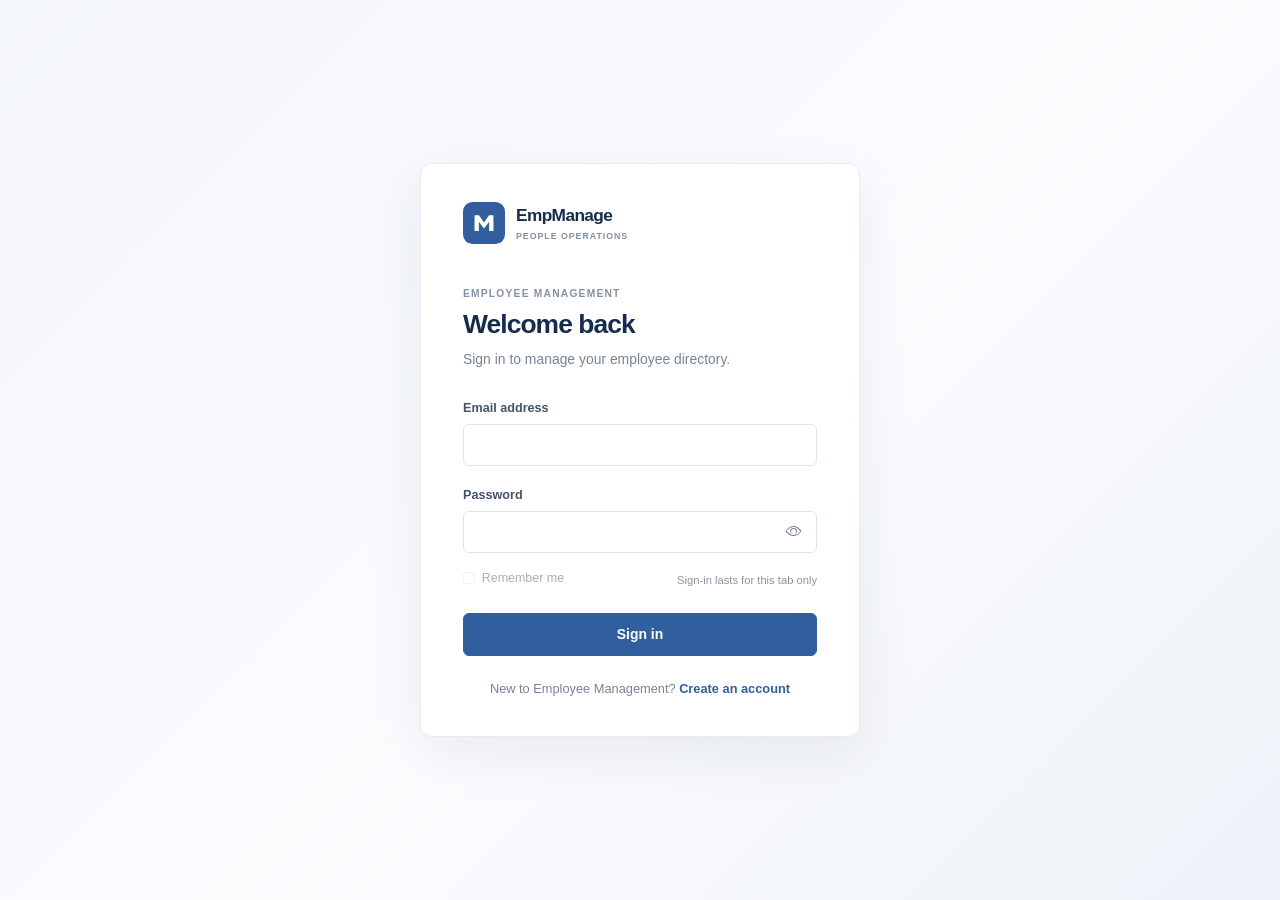
<file: EmployeeManagement.UI/index.html>
<!doctype html>
<html lang="en">
<head>
  <meta charset="utf-8">
  <meta name="viewport" content="width=device-width, initial-scale=1">
  <meta name="description" content="Employee administration dashboard">
  <title>Employee Management | EmpManage</title>
  <link href="https://cdn.jsdelivr.net/npm/bootstrap@5.3.3/dist/css/bootstrap.min.css" rel="stylesheet">
  <link href="https://cdn.jsdelivr.net/npm/bootstrap-icons@1.11.3/font/bootstrap-icons.min.css" rel="stylesheet">
  <link href="css/style.css" rel="stylesheet">
</head>
<body>
  <header class="topbar">
    <div class="container-fluid topbar-inner">
      <a class="brand" href="#" aria-label="EmpManage home">
        <img src="assets/brand-mark.svg" alt="" width="34" height="34">
        <span>EmpManage<span class="brand-sub">PEOPLE OPERATIONS</span></span>
      </a>
      <div class="topbar-user">
        <span class="user-avatar" id="userAvatar">U</span>
        <span class="user-label" id="userLabel">Employee Management user</span>
        <button class="btn btn-outline-secondary btn-sm ms-2" id="logoutButton" type="button">Log out</button>
      </div>
    </div>
  </header>

  <main class="container-fluid dashboard">
    <nav aria-label="Breadcrumb" class="breadcrumb-line">
      <span>People</span><i class="bi bi-chevron-right" aria-hidden="true"></i><strong>Employees</strong>
    </nav>

    <section class="page-heading" aria-labelledby="page-title">
      <div>
        <p class="eyebrow">PEOPLE DIRECTORY</p>
        <h1 id="page-title">Employee management</h1>
        <p class="page-description">Manage employee records and keep your directory up to date.</p>
      </div>
      <button class="btn btn-primary" id="addEmployeeButton" type="button">
        <i class="bi bi-plus-lg me-2" aria-hidden="true"></i>Add employee
      </button>
    </section>

    <section class="card directory-card" aria-label="Employee directory">
      <div class="directory-toolbar">
        <div>
          <h2 class="section-title">All employees <span class="count-badge" id="employeeCount">—</span></h2>
          <p class="section-subtitle">A list of everyone currently in your organisation.</p>
        </div>
        <div class="search-wrap">
          <label class="visually-hidden" for="employeeSearch">Search employees by name or email</label>
          <i class="bi bi-search search-icon" aria-hidden="true"></i>
          <input class="form-control" id="employeeSearch" type="search" placeholder="Search name or email">
          <span class="search-shortcut" aria-hidden="true">⌘ K</span>
        </div>
      </div>

      <div class="table-responsive">
        <table class="table employee-table align-middle mb-0">
          <thead>
            <tr>
              <th scope="col">ID</th>
              <th scope="col">Employee</th>
              <th scope="col">Mobile number</th>
              <th scope="col">Department</th>
              <th scope="col">Designation</th>
              <th scope="col" class="text-end">Actions</th>
            </tr>
          </thead>
          <tbody id="employeeTableBody"></tbody>
        </table>
      </div>
      <div class="table-message d-none" id="tableMessage" role="status"></div>
      <div class="table-loading d-none" id="tableLoading" role="status">
        <span class="spinner-border spinner-border-sm" aria-hidden="true"></span>
        <span>Loading employees…</span>
      </div>
    </section>
  </main>

  <div class="modal fade" id="employeeModal" tabindex="-1" aria-labelledby="employeeModalTitle" aria-hidden="true">
    <div class="modal-dialog modal-dialog-centered">
      <div class="modal-content">
        <form id="employeeForm" novalidate>
          <div class="modal-header">
            <div>
              <p class="eyebrow mb-1">EMPLOYEE RECORD</p>
              <h2 class="modal-title fs-5" id="employeeModalTitle">Add employee</h2>
            </div>
            <button type="button" class="btn-close" data-bs-dismiss="modal" aria-label="Close"></button>
          </div>
          <div class="modal-body">
            <input id="employeeId" type="hidden">
            <div class="mb-3">
              <label class="form-label" for="employeeName">Employee name <span class="required-mark">*</span></label>
              <input class="form-control" id="employeeName" name="name" type="text" minlength="2" maxlength="250" required>
              <div class="invalid-feedback">Enter a name of at least 2 characters.</div>
            </div>
            <div class="mb-3">
              <label class="form-label" for="employeeEmail">Email address <span class="required-mark">*</span></label>
              <input class="form-control" id="employeeEmail" name="email" type="email" maxlength="250" required>
              <div class="invalid-feedback">Enter a valid email address.</div>
            </div>
            <div class="mb-3">
              <label class="form-label" for="employeeMobile">Mobile number <span class="required-mark">*</span></label>
              <input class="form-control" id="employeeMobile" name="mobileNo" type="tel" inputmode="numeric" pattern="[0-9]{10}" maxlength="10" required>
              <div class="invalid-feedback">Enter exactly 10 digits.</div>
            </div>
            <div class="row g-3">
              <div class="col-sm-6">
                <label class="form-label" for="employeeDepartment">Department <span class="required-mark">*</span></label>
                <input class="form-control" id="employeeDepartment" name="department" type="text" maxlength="250" required>
                <div class="invalid-feedback">Enter a department.</div>
              </div>
              <div class="col-sm-6">
                <label class="form-label" for="employeeDesignation">Designation <span class="required-mark">*</span></label>
                <input class="form-control" id="employeeDesignation" name="designation" type="text" maxlength="250" required>
                <div class="invalid-feedback">Enter a designation.</div>
              </div>
            </div>
            <div class="alert alert-danger d-none mt-3 mb-0" id="formError" role="alert"></div>
          </div>
          <div class="modal-footer">
            <button type="button" class="btn btn-light" data-bs-dismiss="modal">Cancel</button>
            <button type="submit" class="btn btn-primary" id="saveEmployeeButton">
              <span class="button-label">Save employee</span>
              <span class="spinner-border spinner-border-sm d-none" aria-hidden="true"></span>
            </button>
          </div>
        </form>
      </div>
    </div>
  </div>

  <div class="modal fade" id="deleteModal" tabindex="-1" aria-labelledby="deleteModalTitle" aria-hidden="true">
    <div class="modal-dialog modal-dialog-centered modal-sm">
      <div class="modal-content">
        <div class="modal-header">
          <h2 class="modal-title fs-5" id="deleteModalTitle">Delete employee?</h2>
          <button type="button" class="btn-close" data-bs-dismiss="modal" aria-label="Close"></button>
        </div>
        <div class="modal-body">
          <p class="mb-0">This employee will be removed from the active directory. This action cannot be undone.</p>
          <div class="alert alert-danger d-none mt-3 mb-0" id="deleteError" role="alert"></div>
        </div>
        <div class="modal-footer">
          <button type="button" class="btn btn-light" data-bs-dismiss="modal">Cancel</button>
          <button type="button" class="btn btn-danger" id="confirmDeleteButton">
            <span class="button-label">Delete employee</span>
            <span class="spinner-border spinner-border-sm d-none" aria-hidden="true"></span>
          </button>
        </div>
      </div>
    </div>
  </div>

  <div class="toast-container position-fixed bottom-0 end-0 p-3">
    <div class="toast" id="appToast" role="status" aria-live="polite" aria-atomic="true">
      <div class="toast-header">
        <span class="toast-indicator me-2"></span>
        <strong class="me-auto" id="toastTitle">Notice</strong>
        <button type="button" class="btn-close" data-bs-dismiss="toast" aria-label="Close"></button>
      </div>
      <div class="toast-body" id="toastMessage"></div>
    </div>
  </div>

  <script src="https://code.jquery.com/jquery-3.7.1.min.js"></script>
  <script src="https://cdn.jsdelivr.net/npm/bootstrap@5.3.3/dist/js/bootstrap.bundle.min.js"></script>
  <script src="js/auth.js"></script>
  <script src="js/employee.js"></script>
</body>
</html>
</file>
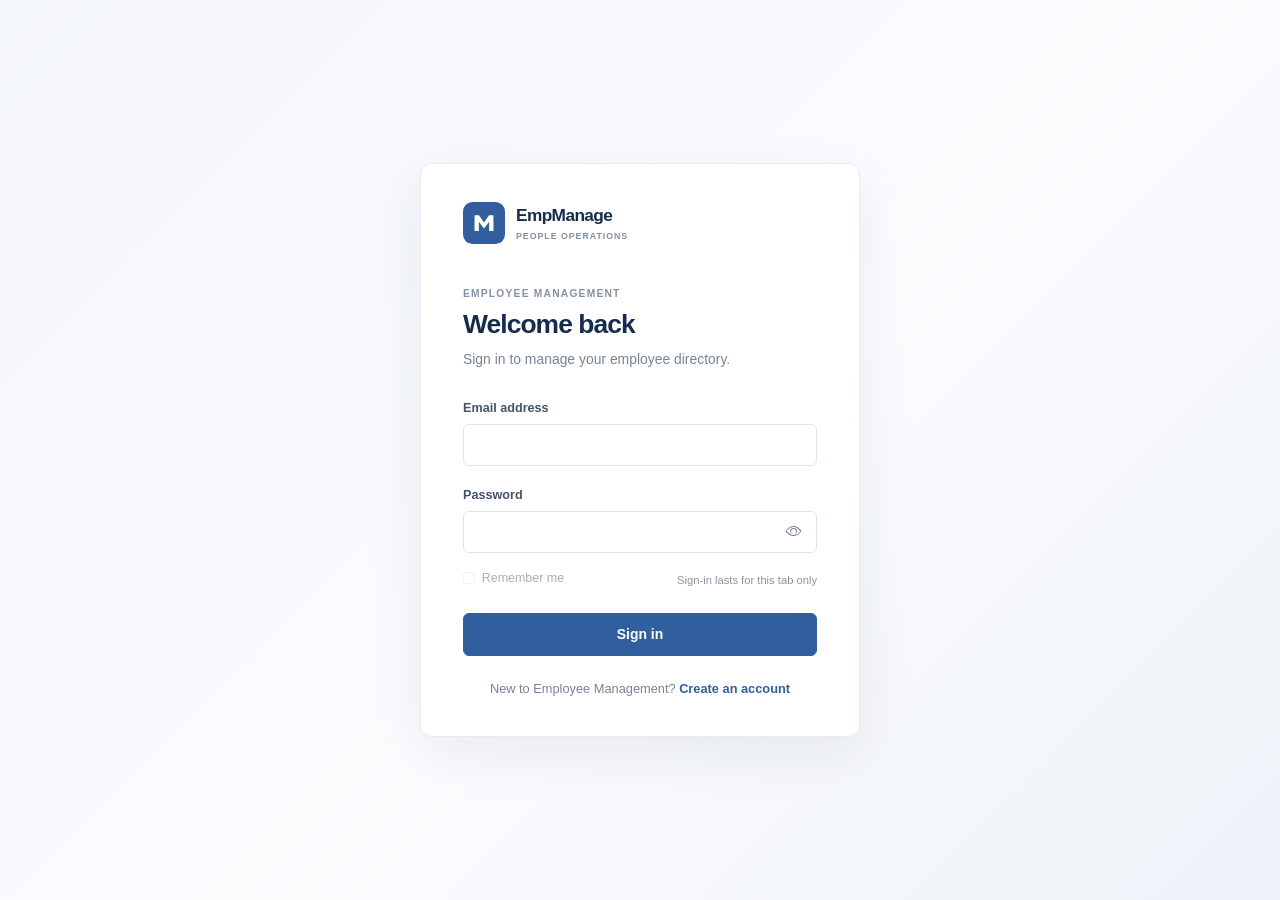
<file: EmployeeManagement.UI/login.html>
<!doctype html>
<html lang="en">
<head>
  <meta charset="utf-8">
  <meta name="viewport" content="width=device-width, initial-scale=1">
  <meta name="description" content="Sign in to Employee Management">
  <title>Sign in | Employee Management</title>
  <link href="https://cdn.jsdelivr.net/npm/bootstrap@5.3.3/dist/css/bootstrap.min.css" rel="stylesheet">
  <link href="https://cdn.jsdelivr.net/npm/bootstrap-icons@1.11.3/font/bootstrap-icons.min.css" rel="stylesheet">
  <link href="css/auth.css" rel="stylesheet">
</head>
<body>
  <main class="auth-shell">
    <section class="auth-card" aria-labelledby="loginTitle">
      <a class="auth-brand" href="login.html">
        <img src="assets/brand-mark.svg" alt="" width="42" height="42">
        <span>EmpManage<span class="brand-sub">PEOPLE OPERATIONS</span></span>
      </a>
      <div class="auth-heading">
        <p class="eyebrow">EMPLOYEE MANAGEMENT</p>
        <h1 id="loginTitle">Welcome back</h1>
        <p>Sign in to manage your employee directory.</p>
      </div>
      <form id="loginForm" novalidate>
        <div class="mb-3">
          <label class="form-label" for="loginEmail">Email address</label>
          <input class="form-control" id="loginEmail" name="email" type="email" maxlength="250" autocomplete="username" required>
          <div class="invalid-feedback">Enter a valid email address.</div>
        </div>
        <div class="mb-3">
          <label class="form-label" for="loginPassword">Password</label>
          <div class="password-field">
            <input class="form-control" id="loginPassword" name="password" type="password" maxlength="128" autocomplete="current-password" required>
            <button class="password-toggle" type="button" data-toggle-password="loginPassword" aria-label="Show password"><i class="bi bi-eye" aria-hidden="true"></i></button>
            <div class="invalid-feedback">Enter your password.</div>
          </div>
        </div>
        <div class="auth-options">
          <label class="form-check">
            <input class="form-check-input" type="checkbox" disabled>
            <span class="form-check-label">Remember me</span>
          </label>
          <span class="session-note">Sign-in lasts for this tab only</span>
        </div>
        <div class="alert alert-danger d-none" id="loginError" role="alert"></div>
        <button class="btn btn-primary w-100 auth-submit" id="loginButton" type="submit">
          <span class="button-label">Sign in</span>
          <span class="spinner-border spinner-border-sm d-none" aria-hidden="true"></span>
        </button>
      </form>
      <p class="auth-switch">New to Employee Management? <a href="register.html">Create an account</a></p>
    </section>
  </main>
  <script src="https://code.jquery.com/jquery-3.7.1.min.js"></script>
  <script src="js/auth.js"></script>
</body>
</html>
</file>
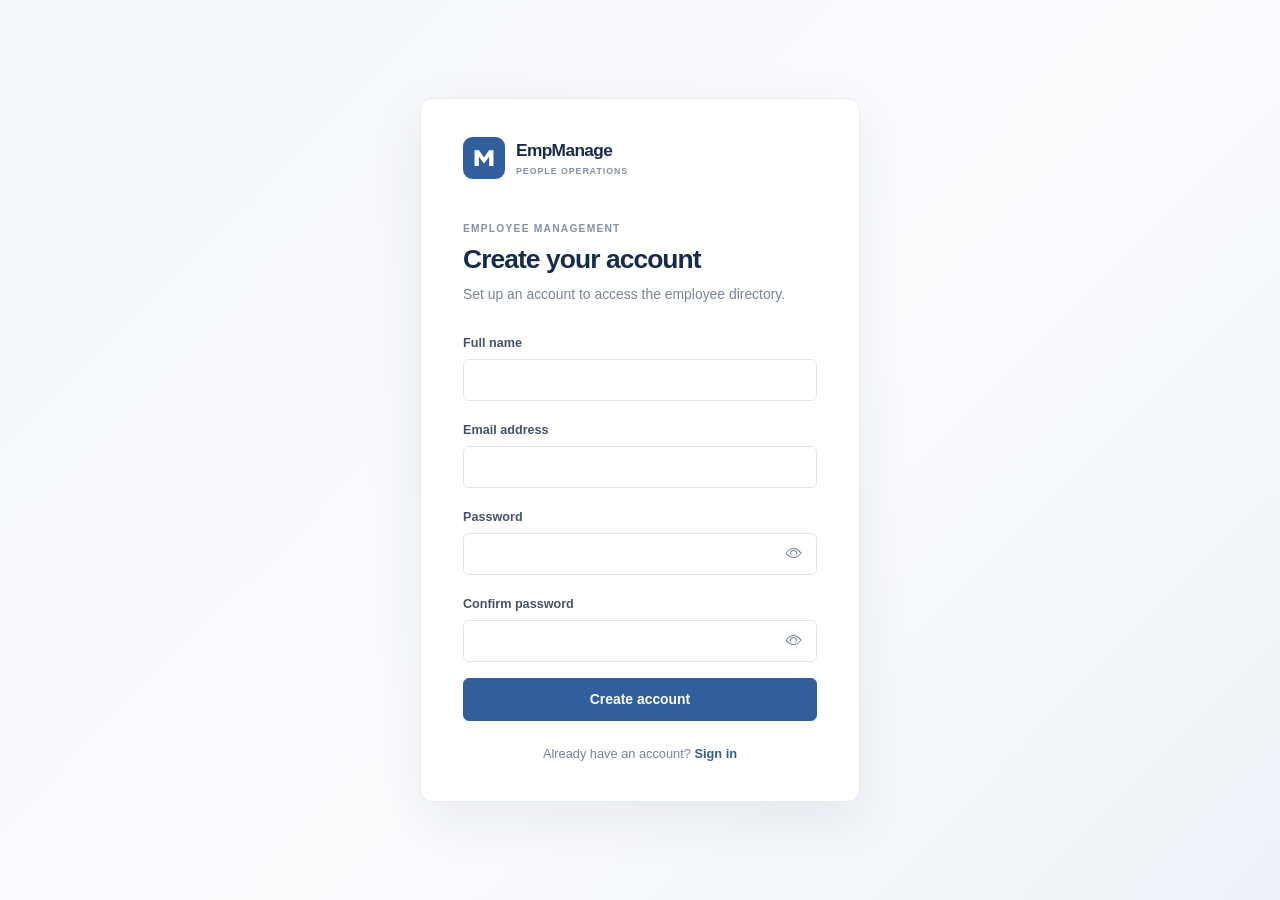
<file: EmployeeManagement.UI/register.html>
<!doctype html>
<html lang="en">
<head>
  <meta charset="utf-8">
  <meta name="viewport" content="width=device-width, initial-scale=1">
  <meta name="description" content="Create an Employee Management account">
  <title>Create account | Employee Management</title>
  <link href="https://cdn.jsdelivr.net/npm/bootstrap@5.3.3/dist/css/bootstrap.min.css" rel="stylesheet">
  <link href="https://cdn.jsdelivr.net/npm/bootstrap-icons@1.11.3/font/bootstrap-icons.min.css" rel="stylesheet">
  <link href="css/auth.css" rel="stylesheet">
</head>
<body>
  <main class="auth-shell">
    <section class="auth-card" aria-labelledby="registerTitle">
      <a class="auth-brand" href="login.html">
        <img src="assets/brand-mark.svg" alt="" width="42" height="42">
        <span>EmpManage<span class="brand-sub">PEOPLE OPERATIONS</span></span>
      </a>
      <div class="auth-heading">
        <p class="eyebrow">EMPLOYEE MANAGEMENT</p>
        <h1 id="registerTitle">Create your account</h1>
        <p>Set up an account to access the employee directory.</p>
      </div>
      <form id="registerForm" novalidate>
        <div class="mb-3">
          <label class="form-label" for="registerFullName">Full name</label>
          <input class="form-control" id="registerFullName" name="fullName" type="text" minlength="2" maxlength="150" autocomplete="name" required>
          <div class="invalid-feedback">Enter your full name (at least 2 characters).</div>
        </div>
        <div class="mb-3">
          <label class="form-label" for="registerEmail">Email address</label>
          <input class="form-control" id="registerEmail" name="email" type="email" maxlength="250" autocomplete="email" required>
          <div class="invalid-feedback">Enter a valid email address.</div>
        </div>
        <div class="mb-3">
          <label class="form-label" for="registerPassword">Password</label>
          <div class="password-field">
            <input class="form-control" id="registerPassword" name="password" type="password" minlength="8" maxlength="128" autocomplete="new-password" pattern="(?=.*[a-z])(?=.*[A-Z])(?=.*\d)(?=.*[^A-Za-z\d]).{8,128}" required>
            <button class="password-toggle" type="button" data-toggle-password="registerPassword" aria-label="Show password"><i class="bi bi-eye" aria-hidden="true"></i></button>
            <div class="invalid-feedback">Use 8+ characters with uppercase, lowercase, a number, and a special character.</div>
          </div>
        </div>
        <div class="mb-3">
          <label class="form-label" for="confirmPassword">Confirm password</label>
          <div class="password-field">
            <input class="form-control" id="confirmPassword" name="confirmPassword" type="password" minlength="8" maxlength="128" autocomplete="new-password" required>
            <button class="password-toggle" type="button" data-toggle-password="confirmPassword" aria-label="Show password"><i class="bi bi-eye" aria-hidden="true"></i></button>
            <div class="invalid-feedback">Passwords must match.</div>
          </div>
        </div>
        <div class="alert alert-danger d-none" id="registerError" role="alert"></div>
        <div class="alert alert-success d-none" id="registerSuccess" role="status"></div>
        <button class="btn btn-primary w-100 auth-submit" id="registerButton" type="submit">
          <span class="button-label">Create account</span>
          <span class="spinner-border spinner-border-sm d-none" aria-hidden="true"></span>
        </button>
      </form>
      <p class="auth-switch">Already have an account? <a href="login.html">Sign in</a></p>
    </section>
  </main>
  <script src="https://code.jquery.com/jquery-3.7.1.min.js"></script>
  <script src="js/auth.js"></script>
</body>
</html>
</file>
<file: EmployeeManagement.UI/css/style.css>
:root {
  --navy: #172b4d;
  --ink: #26364b;
  --muted: #778397;
  --line: #e7ebf0;
  --canvas: #f6f8fb;
  --blue: #315f9e;
}

body {
  min-width: 320px;
  background: var(--canvas);
  color: var(--ink);
  font-family: Inter, -apple-system, BlinkMacSystemFont, "Segoe UI", sans-serif;
  font-size: 0.9rem;
}

.topbar {
  height: 66px;
  background: #fff;
  border-bottom: 1px solid var(--line);
}

.topbar-inner {
  height: 100%;
  display: flex;
  align-items: center;
  justify-content: space-between;
  padding: 0 34px;
}

.brand {
  display: inline-flex;
  align-items: center;
  gap: 10px;
  color: var(--navy);
  font-size: 1.03rem;
  font-weight: 700;
  letter-spacing: -0.035em;
  text-decoration: none;
}

.brand-sub {
  display: block;
  margin-top: 1px;
  color: #8290a2;
  font-size: 0.55rem;
  font-weight: 600;
  letter-spacing: 0.11em;
}

.topbar-user {
  display: flex;
  align-items: center;
  gap: 10px;
  color: #4a586b;
  font-size: 0.82rem;
  font-weight: 500;
}

.user-avatar {
  display: grid;
  width: 32px;
  height: 32px;
  place-items: center;
  border-radius: 50%;
  background: #eaf0f8;
  color: var(--blue);
  font-size: 0.71rem;
  font-weight: 700;
}

.dashboard {
  max-width: 1440px;
  padding: 27px 38px 40px;
}

.breadcrumb-line {
  display: flex;
  align-items: center;
  gap: 10px;
  color: #8591a2;
  font-size: 0.78rem;
}

.breadcrumb-line i {
  font-size: 0.62rem;
}

.breadcrumb-line strong {
  color: #43536a;
  font-weight: 500;
}

.page-heading {
  display: flex;
  justify-content: space-between;
  align-items: flex-end;
  gap: 20px;
  margin: 31px 0 25px;
}

.eyebrow {
  margin: 0 0 7px;
  color: #8592a4;
  font-size: 0.64rem;
  font-weight: 700;
  letter-spacing: 0.12em;
}

h1 {
  margin: 0;
  color: var(--navy);
  font-size: clamp(1.45rem, 3vw, 1.75rem);
  font-weight: 650;
  letter-spacing: -0.035em;
}

.page-description {
  margin: 7px 0 0;
  color: var(--muted);
  font-size: 0.87rem;
}

.btn {
  min-height: 38px;
  padding: 0.48rem 0.9rem;
  border-radius: 5px;
  font-size: 0.82rem;
  font-weight: 550;
}

.btn-primary {
  border-color: var(--blue);
  background: var(--blue);
}

.btn-primary:hover,
.btn-primary:focus-visible {
  border-color: #244b80;
  background: #244b80;
}

.directory-card {
  overflow: hidden;
  border: 1px solid var(--line);
  border-radius: 7px;
  box-shadow: 0 2px 6px rgb(25 42 70 / 3%);
}

.directory-toolbar {
  display: flex;
  align-items: center;
  justify-content: space-between;
  gap: 18px;
  padding: 19px 22px;
}

.section-title {
  display: flex;
  align-items: center;
  gap: 10px;
  margin: 0;
  color: #293a52;
  font-size: 0.95rem;
  font-weight: 650;
}

.section-subtitle {
  margin: 5px 0 0;
  color: #8490a0;
  font-size: 0.77rem;
}

.count-badge {
  display: inline-flex;
  min-width: 24px;
  height: 21px;
  justify-content: center;
  align-items: center;
  padding: 0 6px;
  border-radius: 10px;
  background: #eff3f8;
  color: #566984;
  font-size: 0.7rem;
  font-weight: 600;
}

.search-wrap {
  position: relative;
  width: min(100%, 290px);
}

.search-wrap .form-control {
  height: 37px;
  padding: 0.45rem 47px 0.45rem 34px;
  border-color: #e1e6ed;
  border-radius: 5px;
  font-size: 0.79rem;
}

.search-wrap .form-control:focus,
.form-control:focus {
  border-color: #91abd0;
  box-shadow: 0 0 0 0.18rem rgb(49 95 158 / 12%);
}

.search-icon {
  position: absolute;
  z-index: 1;
  top: 10px;
  left: 12px;
  color: #8793a3;
  font-size: 0.82rem;
}

.search-shortcut {
  position: absolute;
  top: 9px;
  right: 10px;
  color: #9aa4b1;
  font-size: 0.67rem;
}

.employee-table thead th {
  height: 42px;
  padding: 0.7rem 0.9rem;
  border-top: 1px solid var(--line);
  border-bottom: 1px solid var(--line);
  background: #fafbfd;
  color: #778396;
  font-size: 0.68rem;
  font-weight: 650;
  letter-spacing: 0.025em;
  text-transform: uppercase;
  white-space: nowrap;
}

.employee-table tbody td {
  padding: 0.82rem 0.9rem;
  border-bottom-color: #edf0f4;
  color: #4a586a;
  font-size: 0.8rem;
  white-space: nowrap;
}

.employee-table tbody tr:last-child td {
  border-bottom: 0;
}

.employee-cell {
  display: flex;
  align-items: center;
  gap: 10px;
}

.employee-avatar {
  display: grid;
  flex: 0 0 34px;
  width: 34px;
  height: 34px;
  place-items: center;
  border-radius: 50%;
  background: #edf2f8;
  color: #4d6687;
  font-size: 0.68rem;
  font-weight: 650;
}

.employee-name {
  color: #293a52;
  font-size: 0.81rem;
  font-weight: 600;
}

.employee-email {
  margin-top: 2px;
  color: #8792a2;
  font-size: 0.73rem;
}

.action-buttons {
  display: flex;
  justify-content: flex-end;
  gap: 4px;
}

.action-button {
  display: inline-grid;
  width: 31px;
  height: 31px;
  place-items: center;
  padding: 0;
  border: 0;
  border-radius: 5px;
  background: transparent;
  color: #748197;
}

.action-button:hover {
  background: #f0f3f7;
  color: var(--blue);
}

.action-button.delete:hover {
  background: #fff0ef;
  color: #bd4d46;
}

.table-message,
.table-loading {
  padding: 38px 20px;
  color: #798698;
  text-align: center;
  font-size: 0.83rem;
}

.table-loading {
  display: flex;
  align-items: center;
  justify-content: center;
  gap: 10px;
}

.table-loading:not(.d-none) {
  display: flex !important;
}

.empty-icon {
  display: grid;
  width: 42px;
  height: 42px;
  margin: 0 auto 10px;
  place-items: center;
  border-radius: 50%;
  background: #f0f3f7;
  color: #8290a2;
  font-size: 1.1rem;
}

.empty-title {
  margin-bottom: 4px;
  color: #43536a;
  font-weight: 600;
}

.footer-note {
  margin-top: 17px;
  color: #9aa4b1;
  font-size: 0.72rem;
}

.modal-content {
  border: 1px solid #e7ebf0;
  border-radius: 8px;
  box-shadow: 0 12px 40px rgb(24 42 68 / 15%);
}

.modal-header,
.modal-footer {
  padding: 17px 20px;
  border-color: var(--line);
}

.modal-body {
  padding: 20px;
}

.modal-title {
  color: var(--navy);
  font-weight: 650;
}

.form-label {
  margin-bottom: 6px;
  color: #43536a;
  font-size: 0.79rem;
  font-weight: 550;
}

.form-control {
  min-height: 38px;
  border-color: #dfe5ec;
  border-radius: 5px;
  font-size: 0.82rem;
}

.required-mark {
  color: #bc5953;
}

.toast {
  border: 1px solid var(--line);
  border-radius: 7px;
  box-shadow: 0 5px 18px rgb(23 43 77 / 12%);
}

.toast-indicator {
  width: 8px;
  height: 8px;
  border-radius: 50%;
  background: #3b8b68;
}

.toast.is-error .toast-indicator {
  background: #c4544e;
}

@media (max-width: 767.98px) {
  .topbar-inner {
    padding: 0 18px;
  }

  .dashboard {
    padding: 22px 18px 32px;
  }

  .page-heading {
    align-items: flex-start;
    flex-direction: column;
    margin-top: 25px;
  }

  .directory-toolbar {
    align-items: stretch;
    flex-direction: column;
  }

  .search-wrap {
    width: 100%;
  }
}

@media (max-width: 480px) {
  .topbar-user .user-label {
    display: none;
  }

  .dashboard {
    padding-right: 12px;
    padding-left: 12px;
  }

  .directory-toolbar {
    padding: 16px;
  }
}
</file>
<file: EmployeeManagement.UI/css/auth.css>
:root {
  --auth-navy: #172b4d;
  --auth-ink: #26364b;
  --auth-muted: #778397;
  --auth-line: #e7ebf0;
  --auth-blue: #315f9e;
}

body {
  min-width: 320px;
  min-height: 100vh;
  margin: 0;
  background: linear-gradient(135deg, #f3f6fa 0%, #fbfcfe 55%, #edf2f8 100%);
  color: var(--auth-ink);
  font-family: Inter, -apple-system, BlinkMacSystemFont, "Segoe UI", sans-serif;
}

.auth-shell {
  display: grid;
  min-height: 100vh;
  place-items: center;
  padding: 32px 18px;
}

.auth-card {
  width: min(100%, 440px);
  padding: 38px 42px;
  border: 1px solid var(--auth-line);
  border-radius: 12px;
  background: #fff;
  box-shadow: 0 18px 55px rgb(23 43 77 / 8%);
}

.auth-brand {
  display: inline-flex;
  align-items: center;
  gap: 11px;
  color: var(--auth-navy);
  font-size: 1.08rem;
  font-weight: 700;
  letter-spacing: -0.035em;
  text-decoration: none;
}

.brand-sub {
  display: block;
  margin-top: 1px;
  color: #8290a2;
  font-size: 0.55rem;
  font-weight: 600;
  letter-spacing: 0.11em;
}

.auth-heading {
  margin: 35px 0 25px;
}

.eyebrow {
  margin: 0 0 8px;
  color: #8592a4;
  font-size: 0.64rem;
  font-weight: 700;
  letter-spacing: 0.12em;
}

.auth-heading h1 {
  margin: 0;
  color: var(--auth-navy);
  font-size: 1.65rem;
  font-weight: 650;
  letter-spacing: -0.035em;
}

.auth-heading p:last-child {
  margin: 8px 0 0;
  color: var(--auth-muted);
  font-size: 0.87rem;
}

.form-label {
  margin-bottom: 6px;
  color: #43536a;
  font-size: 0.79rem;
  font-weight: 550;
}

.form-control {
  min-height: 42px;
  border-color: #dfe5ec;
  border-radius: 6px;
  font-size: 0.86rem;
}

.form-control:focus {
  border-color: #91abd0;
  box-shadow: 0 0 0 0.18rem rgb(49 95 158 / 12%);
}

.password-field {
  position: relative;
}

.password-field .form-control {
  padding-right: 45px;
}

.password-toggle {
  position: absolute;
  top: 5px;
  right: 7px;
  z-index: 2;
  width: 32px;
  height: 32px;
  border: 0;
  border-radius: 4px;
  background: transparent;
  color: #778397;
}

.password-toggle:hover {
  background: #f1f4f8;
  color: var(--auth-blue);
}

.password-field .invalid-feedback {
  position: relative;
  z-index: 3;
}

.auth-options {
  display: flex;
  align-items: center;
  justify-content: space-between;
  gap: 8px;
  margin: 2px 0 20px;
}

.auth-options .form-check {
  margin: 0;
  color: #536177;
  font-size: 0.78rem;
}

.session-note {
  color: #8994a3;
  font-size: 0.7rem;
}

.auth-submit {
  min-height: 43px;
  border-color: var(--auth-blue);
  background: var(--auth-blue);
  font-size: 0.87rem;
  font-weight: 600;
}

.auth-submit:hover,
.auth-submit:focus-visible {
  border-color: #244b80;
  background: #244b80;
}

.auth-switch {
  margin: 23px 0 0;
  color: var(--auth-muted);
  font-size: 0.8rem;
  text-align: center;
}

.auth-switch a {
  color: var(--auth-blue);
  font-weight: 600;
  text-decoration: none;
}

.auth-switch a:hover {
  text-decoration: underline;
}

#registerForm .alert,
#loginForm .alert {
  font-size: 0.82rem;
}

@media (max-width: 480px) {
  .auth-card {
    padding: 30px 24px;
  }
}
</file>
